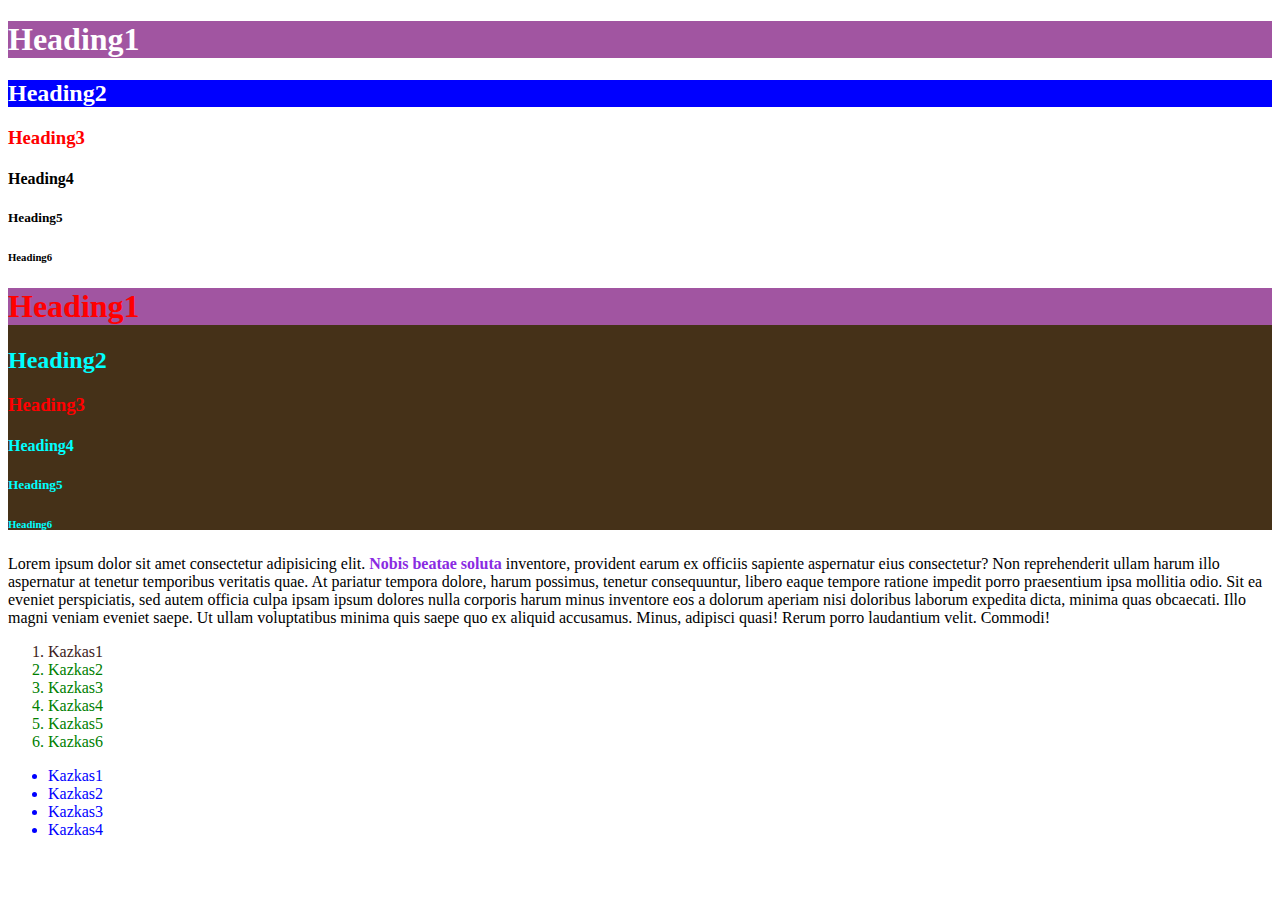
<file: 11.27.23/index.html>
<!DOCTYPE html>
<html lang="en">
<head>
    <meta charset="UTF-8">
    <meta name="viewport" content="width=device-width, initial-scale=1.0">
    <title>Document</title>
    <!-- <style>
        h3{
            color: red;
        }
    </style> -->
    <link rel="stylesheet" href="style.css">
</head>
<body>
    <div>
        <h1>Heading1</h1>
        <h2 style="color: white; background-color: blue;">Heading2</h2>
        <h3>Heading3</h3>
        <h4>Heading4</h4>
        <h5>Heading5</h5>
        <h6>Heading6</h6>
    </div>
    
<div id="headings-section">
    <h1 class="color-red">Heading1</h1>
    <h2>Heading2</h2>
    <h3 class="color-red">Heading3</h3>
    <h4>Heading4</h4>
    <h5>Heading5</h5>
    <h6>Heading6</h6>
</div>
    

    <p>
        Lorem ipsum dolor sit amet consectetur adipisicing elit. <strong class="color-red">Nobis beatae soluta</strong> inventore, provident earum ex officiis sapiente aspernatur eius consectetur? Non reprehenderit ullam harum illo aspernatur at tenetur temporibus veritatis quae. At pariatur tempora dolore, harum possimus, tenetur consequuntur, libero eaque tempore ratione impedit porro praesentium ipsa mollitia odio. Sit ea eveniet perspiciatis, sed autem officia culpa ipsam ipsum dolores nulla corporis harum minus inventore eos a dolorum aperiam nisi doloribus laborum expedita dicta, minima quas obcaecati. Illo magni veniam eveniet saepe. Ut ullam voluptatibus minima quis saepe quo ex aliquid accusamus. Minus, adipisci quasi! Rerum porro laudantium velit. Commodi!
    </p>

    <ol>
        <li>Kazkas1</li>
        <li>Kazkas2</li>
        <li>Kazkas3</li>
        <li>Kazkas4</li>
        <li>Kazkas5</li>
        <li>Kazkas6</li>
    </ol>
    <ul>
        <li>Kazkas1</li>
        <li>Kazkas2</li>
        <li>Kazkas3</li>
        <li>Kazkas4</li>
    </ul>
</body>
</html>
</file>
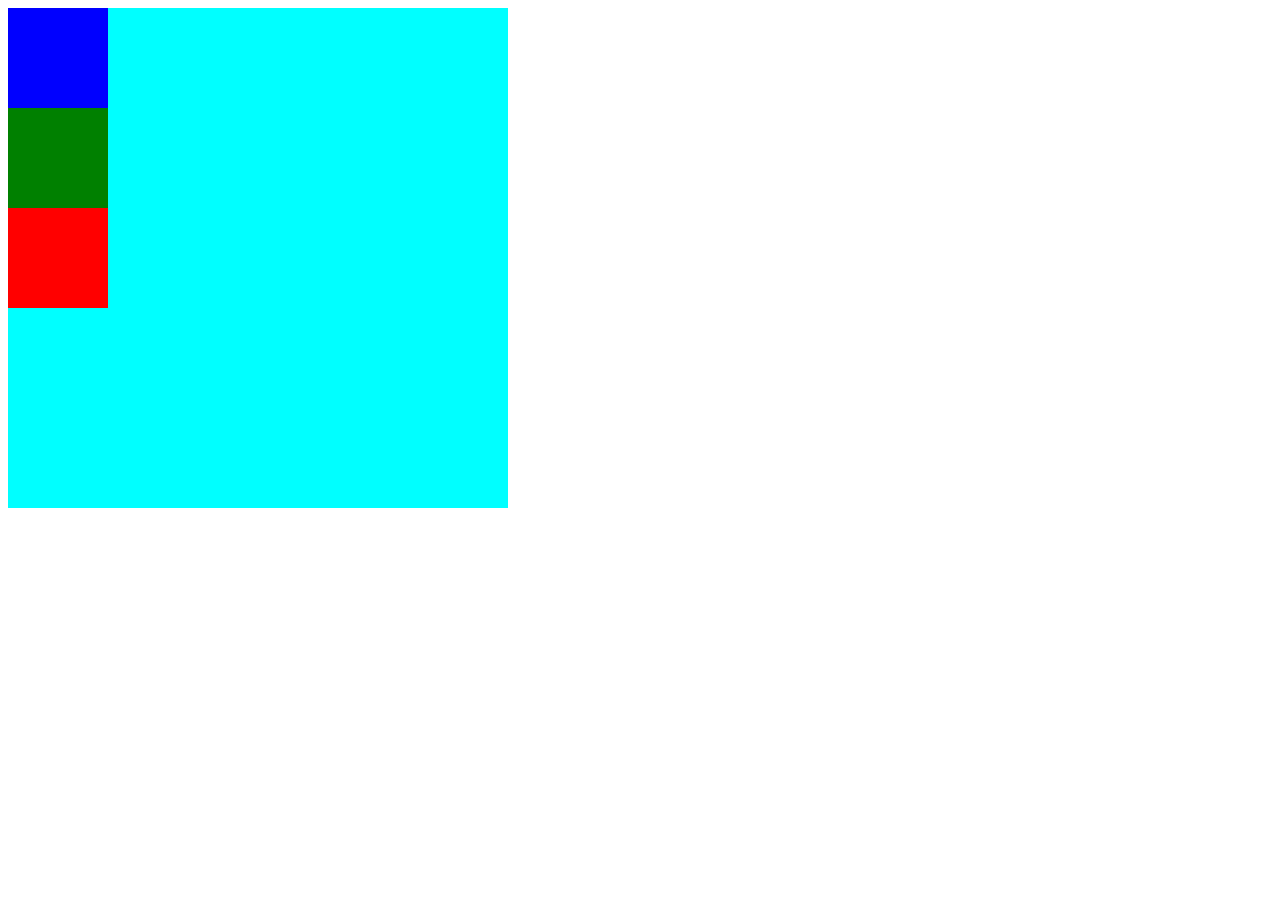
<file: 11.28.23-flex-box/index.html>
<!DOCTYPE html>
<html lang="en">
<head>
    <meta charset="UTF-8">
    <meta name="viewport" content="width=div, initial-scale=1.0">
    <title>Document</title>
    <link rel="stylesheet" href="style.css">
</head>
<body>
    <div class="container">
<div class="child blue"></div>
<div class="child green"></div>
<div class="child red"></div>
</div>
</body>
</html>
</file>
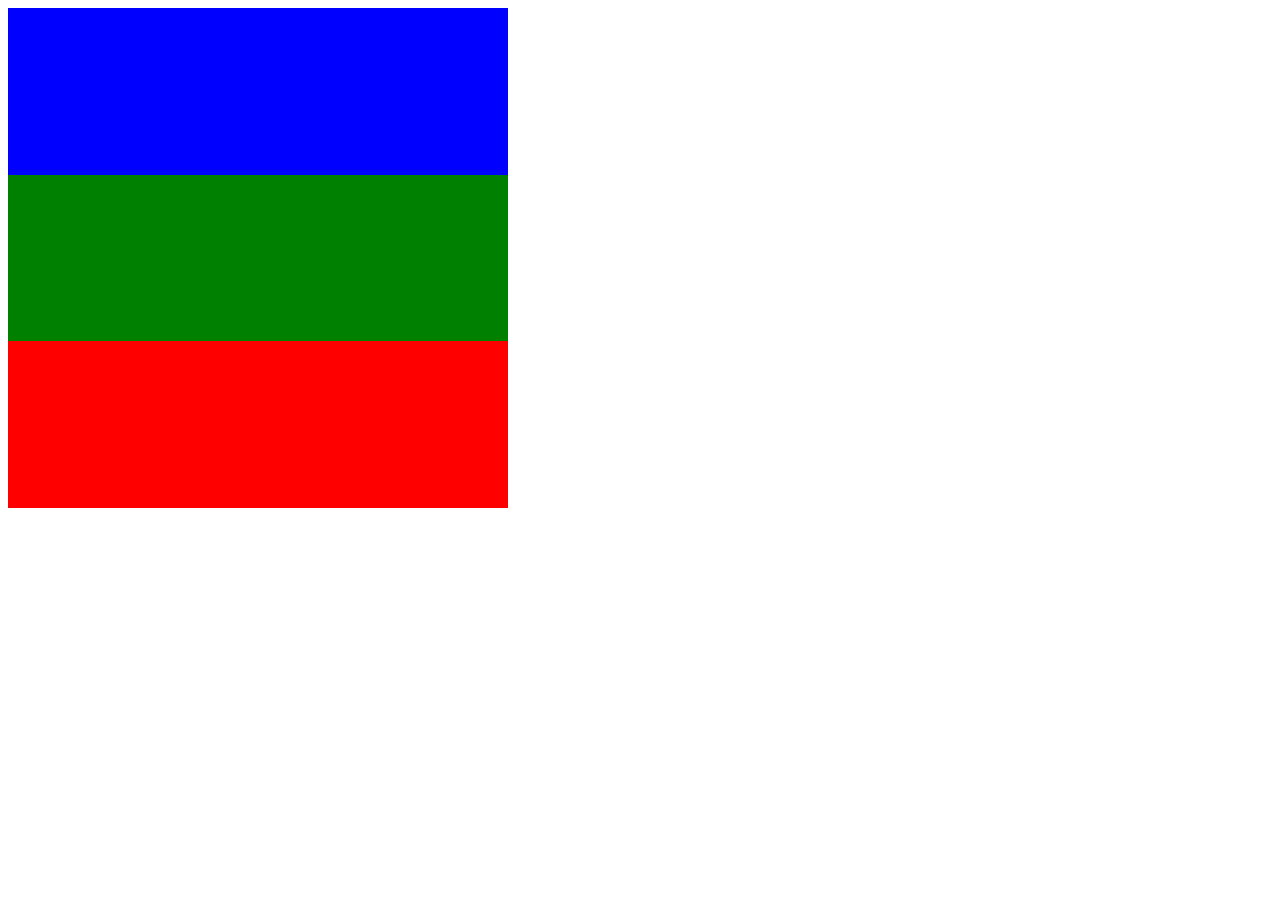
<file: 12.4.23 grid/index.html>
<!DOCTYPE html>
<html lang="en">
<head>
    <meta charset="UTF-8">
    <meta name="viewport" content="width=device-width, initial-scale=1.0">
    <title>Document</title>
    <link rel="stylesheet" href="style.css">
</head>
<body>
    <div class="container">
        <div class="child blue"></div>
            <div class="child green"></div>
            <div class="child red"></div>
    </div>
</div>
</body>
</html>
</file>
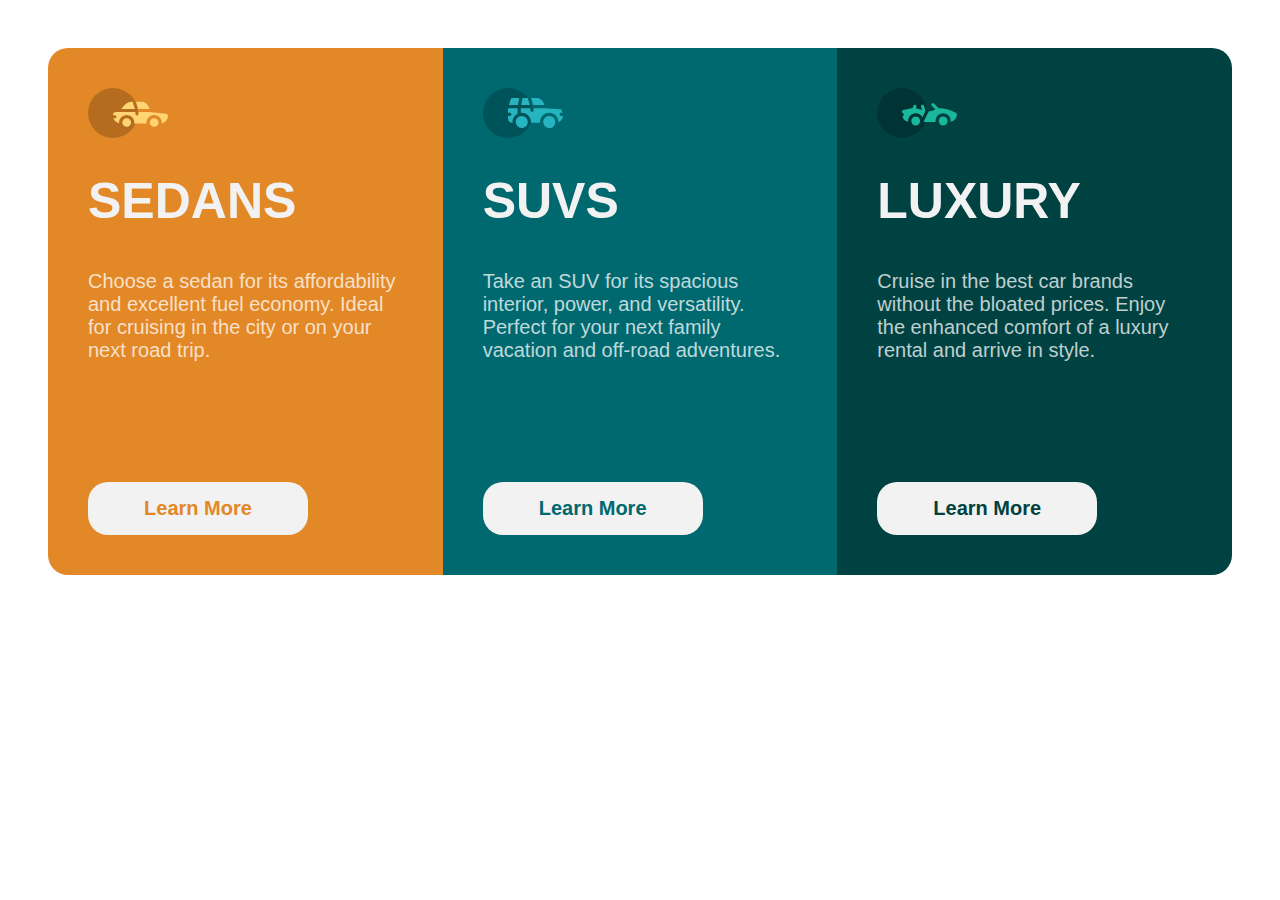
<file: 12.5.23 responsive-design-task/index.html>
<!DOCTYPE html>
<html lang="en">

<head>
  <meta charset="UTF-8">
  <meta name="viewport" content="width=device-width, initial-scale=1.0">
  <!-- displays site properly based on user's device -->

  <link rel="icon" type="image/png" sizes="32x32" href="./images/favicon-32x32.png">
  <link rel="stylesheet" href="style.css">
  <title>Frontend Mentor | 3-column preview card component</title>

  <!-- Feel free to remove these styles or customise in your own stylesheet 👍 -->
  <style>
    .attribution {
      font-size: 11px;
      text-align: center;
    }

    .attribution a {
      color: hsl(228, 45%, 44%);
    }
  </style>
</head>

<body>
  <div class="container">
    <div class="sedans-container">
      <div class="sedans-wrapper">
        <img src="/12.5.23 responsive-design-task/images/icon-sedans.svg" alt="image-of-a-car">
        <h2>Sedans</h2>
        <p>
          Choose a sedan for its affordability and excellent fuel economy. Ideal for cruising in the city
          or on your next road trip.
        </p>
        <button>Learn More</button>
      </div>
    </div>
    <div class="suvs-container">
      <div class="suvs-wrapper">
        <img src="/12.5.23 responsive-design-task/images/icon-suvs.svg" alt="image-of-suv">
        <h2>Suvs</h2>
        <p>
          Take an SUV for its spacious interior, power, and versatility. Perfect for your next family vacation
          and off-road adventures.
        </p>
        <button>Learn More</button>
      </div>
    </div>
    <div class="luxury-container">
      <div class="luxury-wrapper">
        <img src="/12.5.23 responsive-design-task/images/icon-luxury.svg" alt="image-of-luxury-car">
        <h2>Luxury</h2>
        <p>
          Cruise in the best car brands without the bloated prices. Enjoy the enhanced comfort of a luxury
          rental and arrive in style.
        </p>
        <button>Learn More</button>
      </div>
    </div>
  </div>
</body>

</html>
</file>
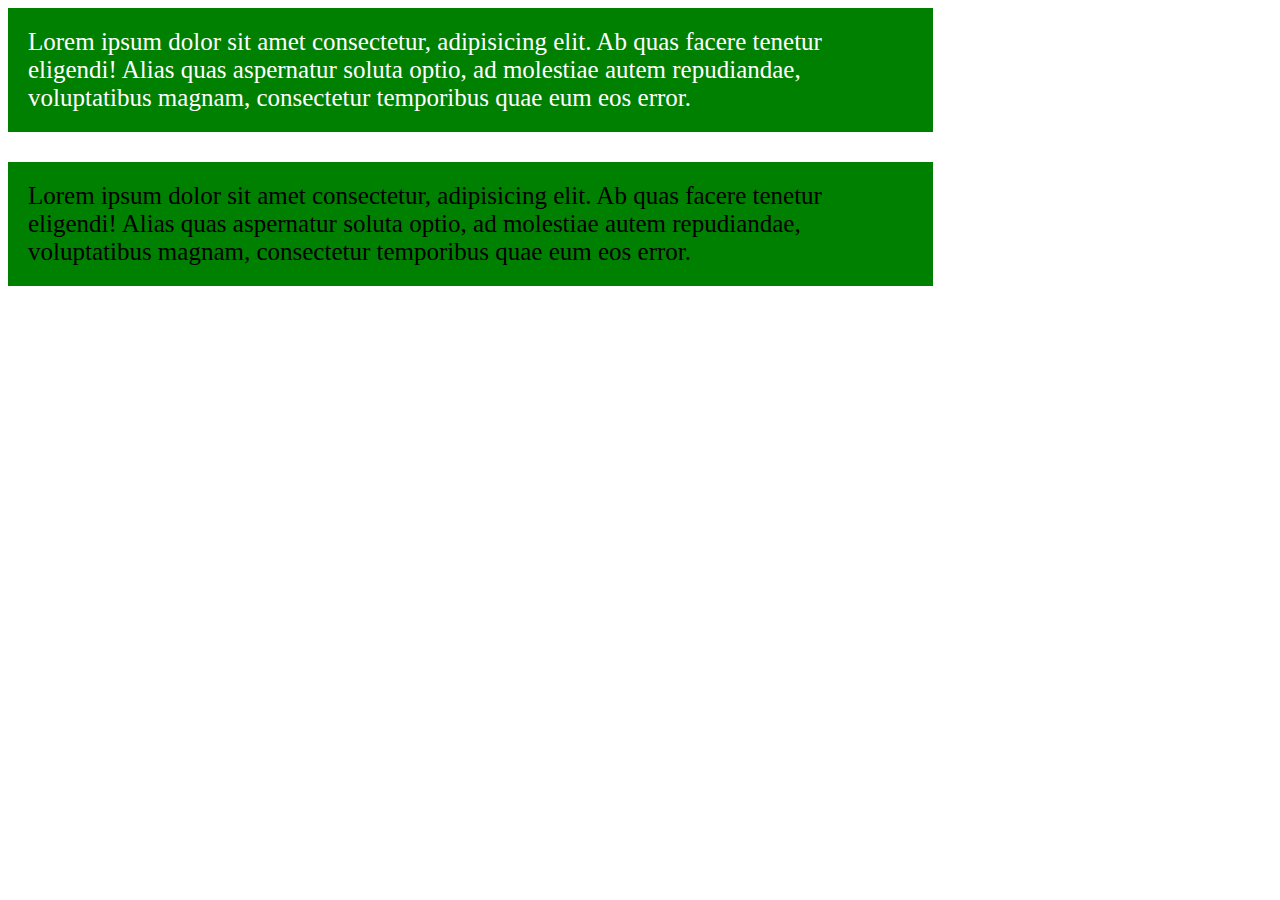
<file: 12.5.23 responsive/index.html>
<!DOCTYPE html>
<html lang="en">
<head>
    <meta charset="UTF-8">
    <meta name="viewport" content="width=device-width, initial-scale=1.0">
    <title>Responsive CSS</title>
    <link rel="stylesheet" href="style.css">

</head>
<body>
    <div class="container">
Lorem ipsum dolor sit amet consectetur, adipisicing elit. Ab quas facere tenetur eligendi! Alias quas aspernatur soluta optio, ad molestiae autem repudiandae, voluptatibus magnam, consectetur temporibus quae eum eos error.
    </div>

    <div class="container-mobile">
        Lorem ipsum dolor sit amet consectetur, adipisicing elit. Ab quas facere tenetur eligendi! Alias quas aspernatur soluta optio, ad molestiae autem repudiandae, voluptatibus magnam, consectetur temporibus quae eum eos error.
            </div>
</body>
</html>
</file>
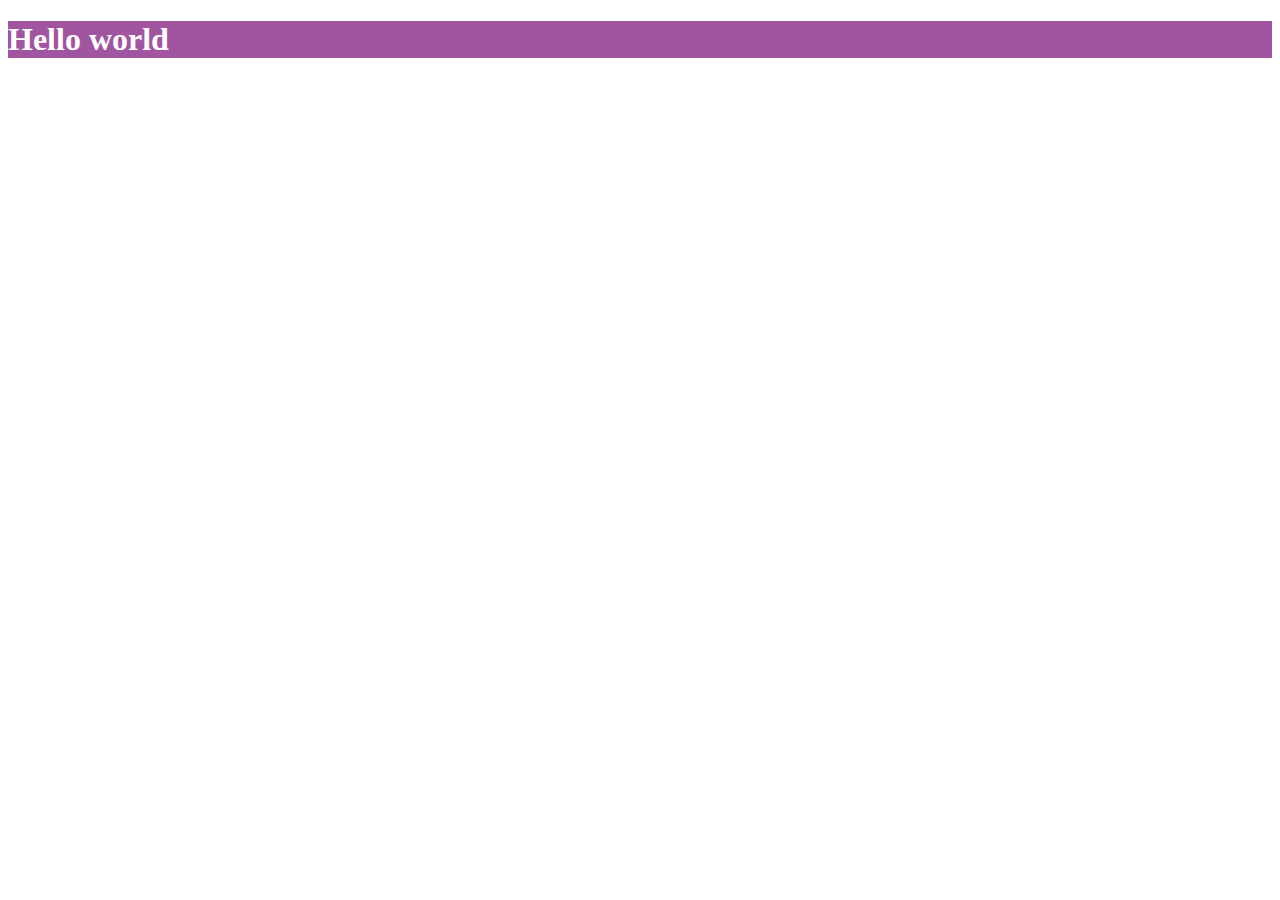
<file: 11.27.23/test.html>
<!DOCTYPE html>
<html lang="en">
<head>
    <meta charset="UTF-8">
    <meta name="viewport" content="width=device-width, initial-scale=1.0">
    <title>Test Page</title>
    <link rel="stylesheet" href="style.css">
<!-- </style> -->
</head>
<body>
    <h1>Hello world</h1>
</body>
</html>
</file>
<file: 11.27.23/style.css>
/* 
CSS SINTAKSE:

selector {
    property: value;
}
*/
h1{
    background-color: rgb(161, 85, 161);
    color: white;
}
div h3{
    color: red;
}
ol li{
    color: green;
}
ul > li {
    color: blue;
}
ol li:first-child {
    color: rgb(61, 28, 28);
}
.color-red{
    color: red;
}
strong.color-red{
    color: blueviolet;
}
#headings-section {
    background-color: rgb(69, 49, 24);
    color: aqua;
    
}
</file>
<file: 11.28.23-flex-box/style.css>
.container{
    background-color: aqua;
    width: 500px;
    height: 500px;

}
.child{
    width: 100px;
    height: 100px;
}
.blue {
    background-color: blue;
}
.green {
    background-color: green;
}
.red{
    background-color: red;
}
</file>
<file: 12.4.23 grid/style.css>
.container {
    width: 500px;
    height: 500px;
    background-color: blanchedalmond;
    display: grid;
}
.blue{
    background-color: blue;
}
.red{
    background-color: red;
}
.green{
    background-color: green;
}
</file>
<file: 12.5.23 responsive-design-task/style.css>
*, *::before, *::after{
    box-sizing: border-box;
}

@media screen and (max-width: 375px) {
    body{
        display: flex;
        flex-wrap: wrap;
        justify-content: center;
        
    }
    .container {
        display: flex;
        flex-direction: column;
        width: 375px;
        padding: 40px;
        
    }
    img{
        width: 50px;
    }
    h2{
        color: hsl(0, 0%, 95%);
        font-size: 34px;
        font-family:'Lucida Sans', 'Lucida Sans Regular', 'Lucida Grande', 'Lucida Sans Unicode', Geneva, Verdana, sans-serif;
        margin: 0;
        margin-top: 20px;
        text-transform: uppercase;
    }
    button{
        background-color: hsl(0, 0%, 95%);
        font-size: 15px;
        font-weight: 700;
        color: hsl(31, 77%, 52%);
        border-radius: 20px;
        border: 0;
        padding: 15px;
        width: 150px;
    }
    
    .sedans-container {
        display: flex;
        flex-wrap: wrap;
        flex-direction: column;
        background-color: hsl(31, 77%, 52%);
        padding: 40px;
        border-radius: 20px 20px 0px 0px;
        
    }
    .sedans-container p{
        color: hsla(0, 0%, 100%, 0.75);
        font-size: 15px;
        font-family:Arial, Helvetica, sans-serif;
        font-weight: 400;
    }
    
    .suvs-container {
        display: flex;
        flex-wrap: wrap;
        flex-direction: column;
        padding: 40px;
        border-radius: 0px;
        background-color: hsl(184, 100%, 22%);
    }
    .suvs-container p{
        color: hsla(0, 0%, 100%, 0.75);
        font-size: 15px;
        font-family:Arial, Helvetica, sans-serif;
        font-weight: 400;
    }
    
    .suvs-container button {
        background-color: hsl(0, 0%, 95%);
        font-size: 15px;
        font-weight: 700;
        color: hsl(184, 100%, 22%);
        border-radius: 20px;
        border: 0;
        padding: 15px;
        width: 150px;
    }
    
    .luxury-container {
        display: flex;
        flex-wrap: wrap;
        flex-direction: column;
        padding: 40px;
        border-radius: 0 0 20px 20px;
        background-color: hsl(179, 100%, 13%);
    }
    .luxury-container p{
        color: hsla(0, 0%, 100%, 0.75);
        font-size: 15px;
        font-family:Arial, Helvetica, sans-serif;
        font-weight: 400;
    }
    .luxury-container button{
        background-color: hsl(0, 0%, 95%);
        font-size: 15px;
        font-weight: 700;
        color: hsl(179, 100%, 13%);
        border-radius: 20px;
        border: 0;
        padding: 15px;
        width: 150px;
    }
}
@media screen and (max-width: 300px) {
    .container {
        padding: 0;
    }
    body{
        margin: 0;
    }
    .sedans-container{
        border-radius: 0;
    }
    .suvs-container{
        border-radius: 0;
    }
    .luxury-container{
        border-radius: 0;
    }
    }
    @media screen and (max-width: 200px) {
    .sedans-container h2 {
         font-size: 20px;
    }
    .sedans-container p{
        font-size: 12px;
    }
    .sedans-container button{
        padding: 8px;
        font-size: 12px;
    }
    .suvs-container h2 {
         font-size: 20px;
    }
    .suvs-container p{
        font-size: 12px;
    }
    .suvs-container button{
        padding: 8px;
        font-size: 12px;
    }
    .luxury-container h2 {
         font-size: 20px;
    }
    .luxury-container p{
        font-size: 12px;
    }
    .luxury-container button{
        padding: 8px;
        font-size: 12px;
    }
    
    }
/* dekstop */

@media screen and (min-width: 375px) {
    body{
        display: flex;
        flex-wrap: wrap;
        justify-content: center;
        
    }
    .container {
        display: flex;
        flex-direction: column;
        width: 1440px;
        padding: 40px;
        
    }
    img{
        width: 50px;
    }
    h2{
        color: hsl(0, 0%, 95%);
        font-size: 34px;
        font-family:'Lucida Sans', 'Lucida Sans Regular', 'Lucida Grande', 'Lucida Sans Unicode', Geneva, Verdana, sans-serif;
        margin: 0;
        margin-top: 20px;
        text-transform: uppercase;
    }
    button{
        background-color: hsl(0, 0%, 95%);
        font-size: 15px;
        font-weight: 700;
        color: hsl(31, 77%, 52%);
        border-radius: 20px;
        border: 0;
        padding: 15px;
        width: 150px;
    }
    
    .sedans-container {
        display: flex;
        flex-wrap: wrap;
        flex-direction: column;
        padding: 40px;
        background-color: hsl(31, 77%, 52%);
        border-radius: 20px 20px 0px 0px;
        
    }
    
    .sedans-container p{
        color: hsla(0, 0%, 100%, 0.75);
        font-size: 15px;
        font-family:Arial, Helvetica, sans-serif;
        font-weight: 400;
    }
    
    .suvs-container button {
        background-color: hsl(0, 0%, 95%);
        font-size: 15px;
        font-weight: 700;
        color: hsl(184, 100%, 22%);
        border-radius: 20px;
        border: 0;
        padding: 15px;
        width: 150px;
    }
    
    .suvs-container {
        display: flex;
        flex-wrap: wrap;
        flex-direction: column;
        padding: 40px;
        border-radius: 0px;
        background-color: hsl(184, 100%, 22%);
    }
    .suvs-container p{
        color: hsla(0, 0%, 100%, 0.75);
        font-size: 15px;
        font-family:Arial, Helvetica, sans-serif;
        font-weight: 400;
    }

    button{
        background-color: hsl(0, 0%, 95%);
        font-size: 15px;
        font-weight: 700;
        color: hsl(31, 77%, 52%);
        border-radius: 20px;
        border: 0;
        padding: 15px;
        width: 150px;
    }
    
    .luxury-container {
        display: flex;
        flex-wrap: wrap;
        flex-direction: column;
        padding: 40px;
        border-radius: 0 0 20px 20px;
        background-color: hsl(179, 100%, 13%);
    }
    .luxury-container p{
        color: hsla(0, 0%, 100%, 0.75);
        font-size: 15px;
        font-family:Arial, Helvetica, sans-serif;
        font-weight: 400;
    }
    .luxury-container button{
        background-color: hsl(0, 0%, 95%);
        font-size: 15px;
        font-weight: 700;
        color: hsl(179, 100%, 13%);
        border-radius: 20px;
        border: 0;
        padding: 15px;
        width: 150px;
    }
}
@media screen and (min-width: 600px) {
    body{
        display: flex;
        flex-wrap: wrap;
        justify-content: center;
        
    }
    .container {
        display: flex;
        flex-wrap: wrap;
        flex-direction: row;
        width: 1440px;
        padding: 40px;
        
    }
    img{
        width: 50px;
    }
    h2{
        color: hsl(0, 0%, 95%);
        font-size: 34px;
        font-family:'Lucida Sans', 'Lucida Sans Regular', 'Lucida Grande', 'Lucida Sans Unicode', Geneva, Verdana, sans-serif;
        margin: 0;
        margin-top: 20px;
        text-transform: uppercase;
    }
    button{
        background-color: hsl(0, 0%, 95%);
        font-size: 15px;
        font-weight: 700;
        color: hsl(31, 77%, 52%);
        border-radius: 20px;
        border: 0;
        padding: 15px;
        width: 150px;
    }
    
    .sedans-container {
        display: flex;
        flex-wrap: wrap;
        flex-direction: column;
        background-color: hsl(31, 77%, 52%);
        padding: 40px;
        border-radius: 20px 0px 0px 0px;
        width: 50%;
        
    }
    .sedans-container p{
        color: hsla(0, 0%, 100%, 0.75);
        font-size: 15px;
        font-family:Arial, Helvetica, sans-serif;
        font-weight: 400;
    }

    .suvs-container button{
        background-color: hsl(0, 0%, 95%);
        font-size: 15px;
        font-weight: 700;
        color: hsl(184, 100%, 22%);
        border-radius: 20px;
        border: 0;
        padding: 15px;
        width: 150px;
    }
    
    .suvs-container {
        display: flex;
        flex-wrap: wrap;
        flex-direction: column;
        padding: 40px;
        border-radius: 0 20px 0 0;
        background-color: hsl(184, 100%, 22%);
        width: 50%;
    }
    .suvs-container p{
        color: hsla(0, 0%, 100%, 0.75);
        font-size: 15px;
        font-family:Arial, Helvetica, sans-serif;
        font-weight: 400;
    }
  
    .luxury-container button{
        background-color: hsl(0, 0%, 95%);
        font-size: 15px;
        font-weight: 700;
        color: hsl(179, 100%, 13%);
        border-radius: 20px;
        border: 0;
        padding: 15px;
        width: 150px;
    }
    
    .luxury-container {
        display: flex;
        flex-wrap: wrap;
        flex-direction: column;
        padding: 40px;
        border-radius: 0 0 20px 20px;
        background-color: hsl(179, 100%, 13%);
    }
    .luxury-container p{
        color: hsla(0, 0%, 100%, 0.75);
        font-size: 15px;
        font-family:Arial, Helvetica, sans-serif;
        font-weight: 400;
    }
}
@media screen and (min-width: 970px) {
    img{
        width: 80px;
    }
    h2{
        color: hsl(0, 0%, 95%);
        font-size: 50px;
        font-family:'Lucida Sans', 'Lucida Sans Regular', 'Lucida Grande', 'Lucida Sans Unicode', Geneva, Verdana, sans-serif;
        margin: 0;
        margin-top: 30px;
        text-transform: uppercase;
    }
    .sedans-container p {
        font-size: 20px;
        margin-top: 40px;
        margin-bottom: 120px;
    }
    .sedans-container button{
        background-color: hsl(0, 0%, 95%);
        font-size: 20px;
        font-weight: 700;
        color: hsl(31, 77%, 52%);
        border-radius: 20px;
        border: 0;
        padding: 15px;
        width: 220px;
    }
    
.sedans-container {
        display: flex;
        flex-wrap: wrap;
        flex-direction: column;
        background-color: hsl(31, 77%, 52%);
        padding: 40px;
        border-radius: 20px 0px 0px 20px;
        width: 33.33%;
       
}
.suvs-container p {
    font-size: 20px;
    margin-top: 40px;
    margin-bottom: 120px;
}
.suvs-container button {
    background-color: hsl(0, 0%, 95%);
    font-size: 20px;
    font-weight: 700;
    color: hsl(184, 100%, 22%);
    border-radius: 20px;
    border: 0;
    padding: 15px;
    width: 220px;
}
.suvs-container {
    display: flex;
    flex-wrap: wrap;
    flex-direction: column;
    padding: 40px;
    border-radius: 0 0 0 0;
    background-color: hsl(184, 100%, 22%);
    width: 33.33%;
}

.luxury-container p {
    font-size: 20px;
    margin-top: 40px;
    margin-bottom: 120px;
}
.luxury-container button {
    background-color: hsl(0, 0%, 95%);
    font-size: 20px;
    font-weight: 700;
    color: hsl(179, 100%, 13%);
    border-radius: 20px;
    border: 0;
    padding: 15px;
    width: 220px;
    
}
.luxury-container {
    display: flex;
    flex-wrap: wrap;
    flex-direction: column;
    padding: 40px;
    border-radius: 0 20px 20px 0px;
    background-color: hsl(179, 100%, 13%);
    width: 33.33%;
}
}
</file>
<file: 12.5.23 responsive/style.css>
.container{
    background-color: green;
    color: white;
    font-size: 25px;
    padding: 20px;
    width: 70%;
    margin-bottom: 30px;
}

@media screen and (max-width: 799px) {
    .container{
        width: 100%;
        padding: 0; 
    }
}
@media screen and (max-width: 499px) {
    .container{
        background-color: purple;
        font-size: 16px;
    }
}
@media screen and (max-width: 299px) {
.container{
    background-color: pink;
    color: black;
}
}
.container-mobile{
background-color: pink;
margin-bottom: 30px;
}

@media screen and (mid-width: 300px) {
    .container-mobile{
        background-color: purple;
    }
}
@media screen and (min-width: 500px) {
.container-mobile{
    background-color: green;
    font-size: 25px;
}
}
@media screen and (min-width: 800px) {
    .container-mobile{
        padding: 20px;
        width: 70%;
    }
}
</file>
